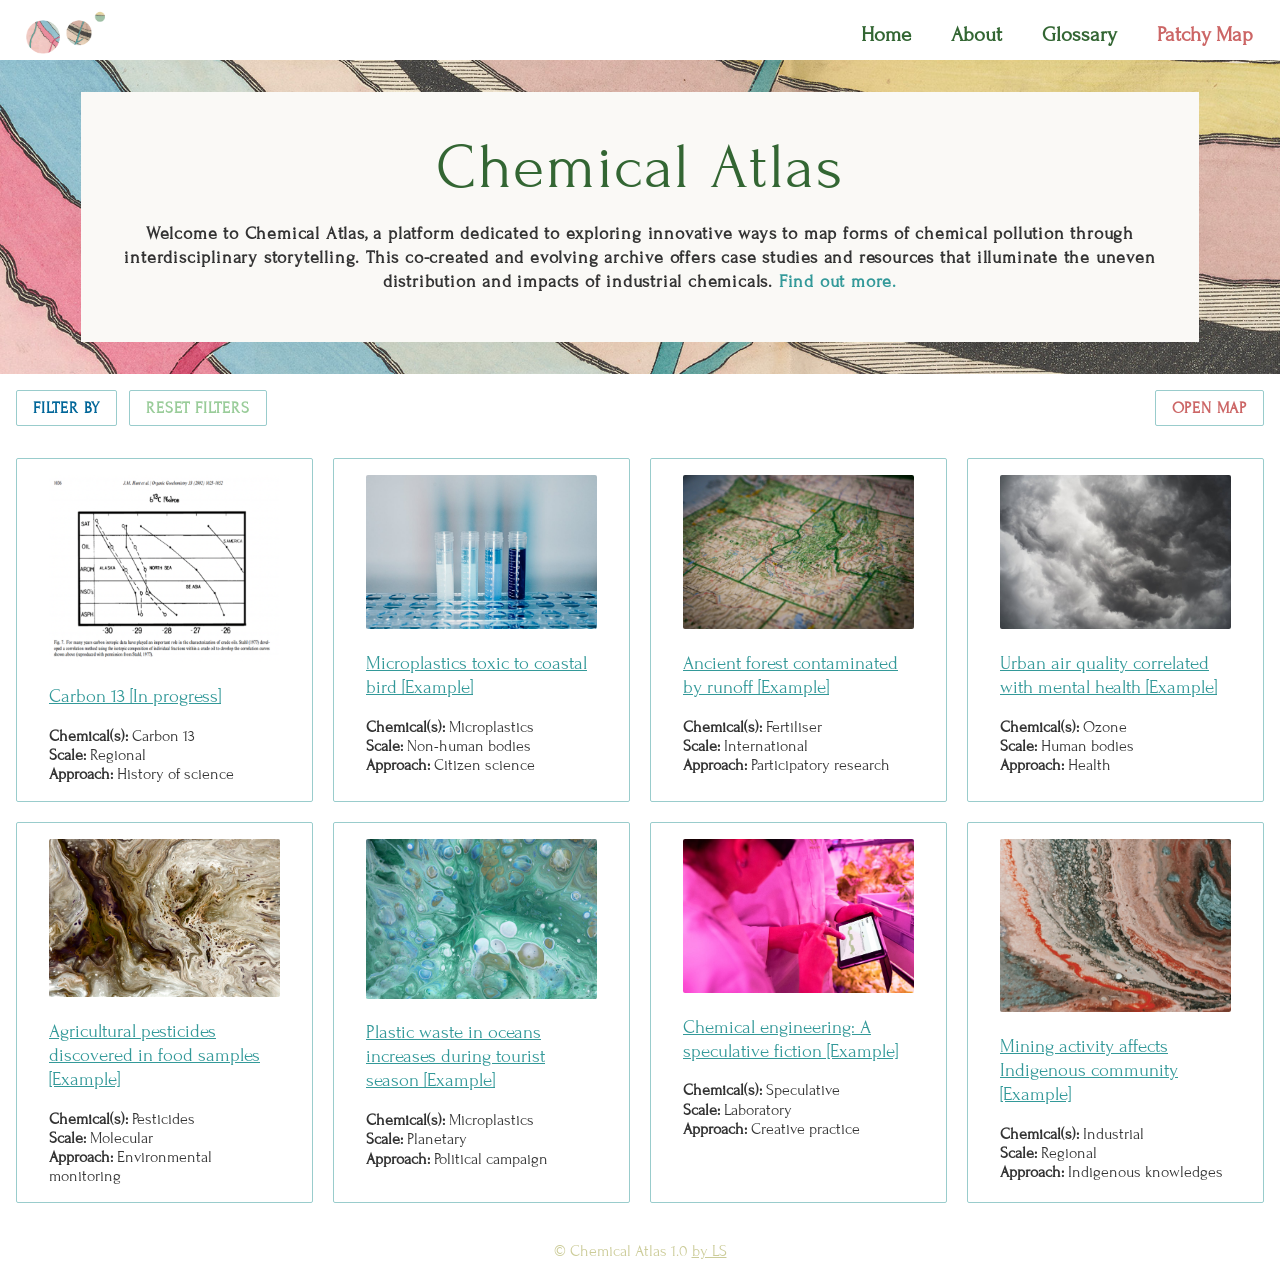
<file: index.html>
<!DOCTYPE html>
<html lang="en">

<head>
    <meta charset="UTF-8" />
    <meta name="viewport" content="width=device-width, initial-scale=1" />
    <title>Chemical Atlas</title>
    <link rel="icon" type="image/x-icon" href="./imgs/favicon.ico">
    <link rel="stylesheet" href="css/style.css" />
</head>

<body>
    <header>
        <nav class="navbar">
                <a href="index.html"><img class="brand" src="imgs/site-logo.png"/></a>
                <div class="navbar-toggle" onclick="toggleMenu()">☰</div>
                <div class="menu" id="navMenu">
                    <a href="index.html">Home</a>
                    <a href="about.html">About</a>
                    <a href="glossary.html">Glossary</a>
                    <a href="map.html"><span class="map-link">Patchy Map</span></a>
                </div>
        </nav>
    </header>

    <main>

        <section class="hero">
            <div class="card" style="">
                <div id="site-intro">
                    <h1 class="fade-in">Chemical Atlas</h1>
                    <p class="fade-in">Welcome to Chemical Atlas, a platform dedicated to exploring innovative ways to map forms of chemical pollution through interdisciplinary storytelling. This co-created and evolving archive offers case studies and resources that illuminate the uneven distribution and impacts of industrial chemicals. <a href="./about.html">Find&nbsp;out&nbsp;more.</a></p>
                </div>
            </div>
        </section>

        <div id="filter-buttons">
            <div>
                <button class="btn" id="toggleFiltersBtn" aria-expanded="false" aria-controls="filters">FILTER BY</button>
                <button class="btn" id="reset-btn"><a href="./">RESET FILTERS</a></button>
            </div>
            <button class="btn" id="open-map-btn"><a href="map.html">OPEN MAP</a></button>

        </div>

        <div id="filters" class="slide-down">
            <fieldset>
                <legend>Chemical</legend>
                <div id="chemicalFilters"></div>
            </fieldset>
            <fieldset>
                <legend>Scale</legend>
                <div id="scaleFilters"></div>
            </fieldset>
            <fieldset>
                <legend>Approach</legend>
                <div id="approachFilters"></div>
            </fieldset>
            <fieldset>
<!--                <legend>Glossary Term</legend>-->
                <div id="glossaryFilters"></div>
            </fieldset>
        </div>
        <div id="cards" class="slide-down"></div>

    </main>

    <footer>
        <p>© Chemical Atlas 1.0 <a href="https://lucyrose93.github.io/aerography/about.html" target="_blank" style="text-decoration: underline;">by LS</a></p>
    </footer>

    <script src="./js/common.js" defer></script>
    <script src="./js/index.js" defer></script>
</body>

</html>
</file>
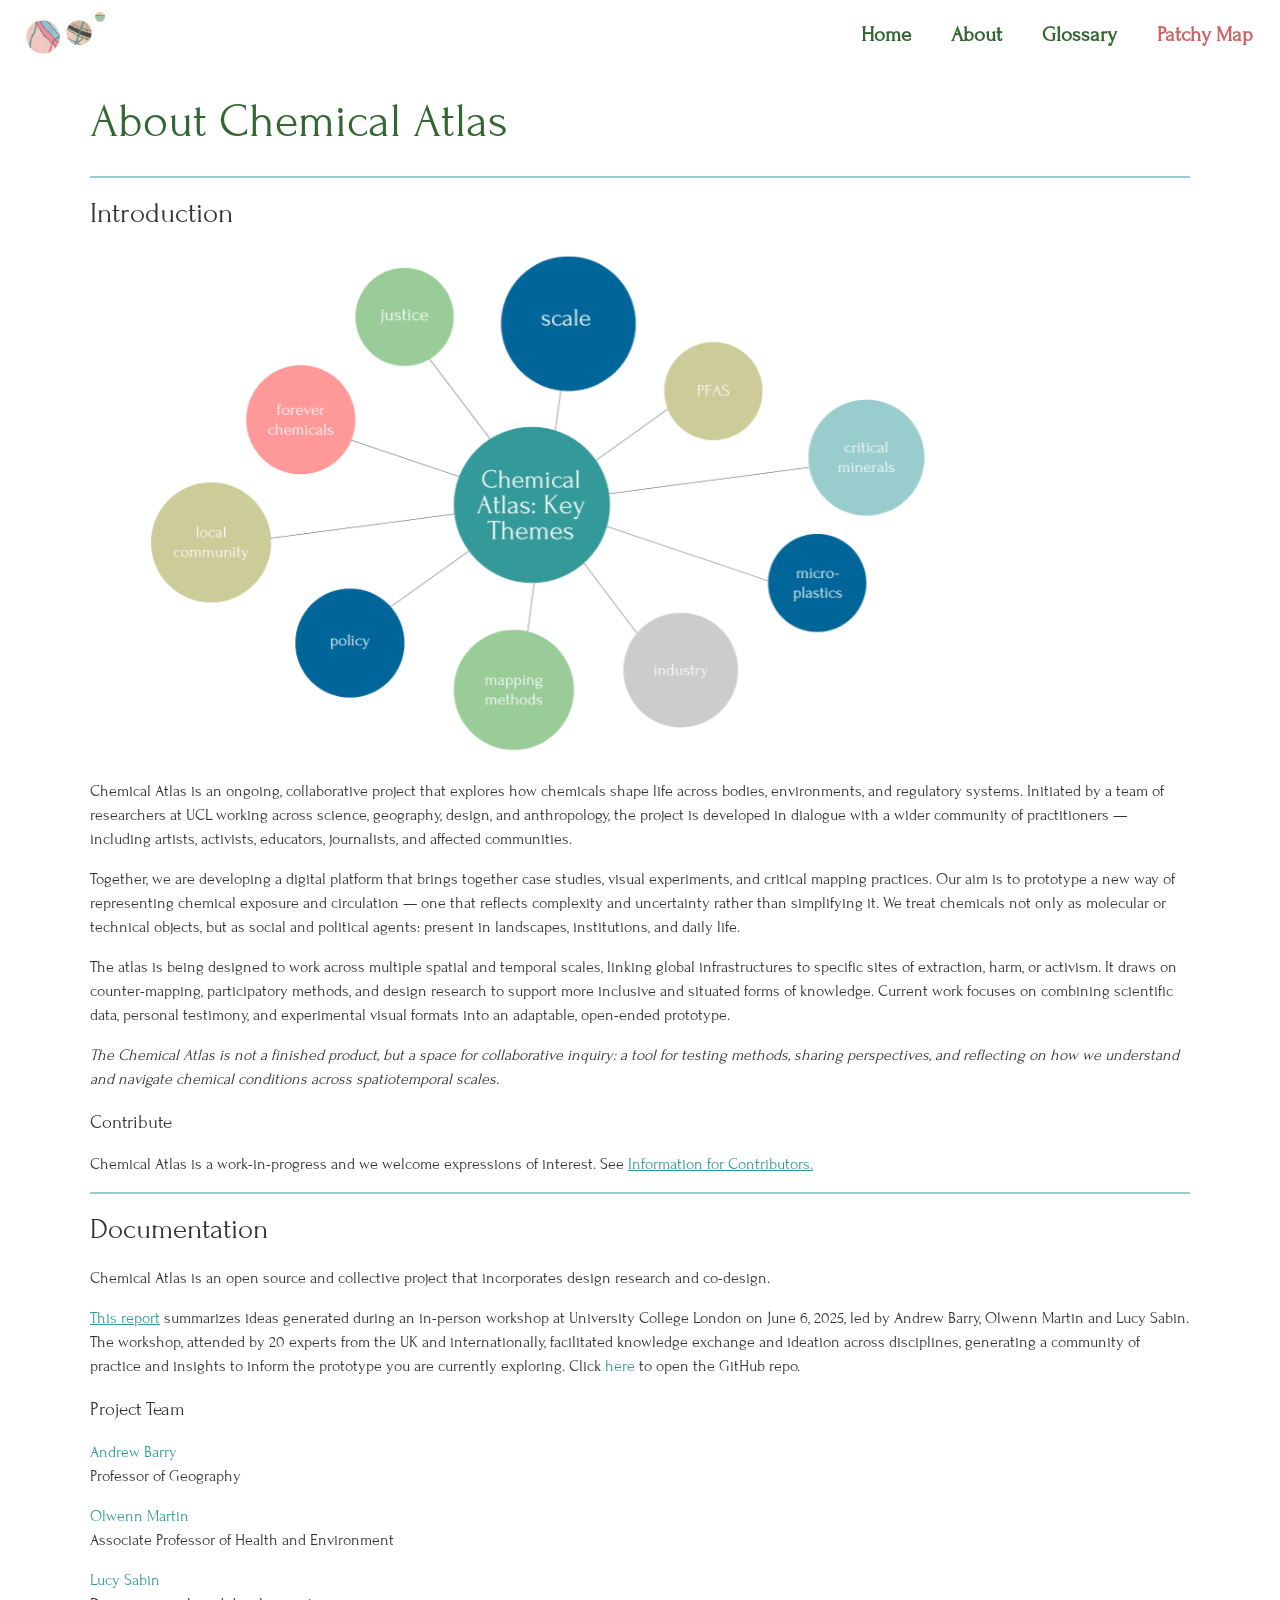
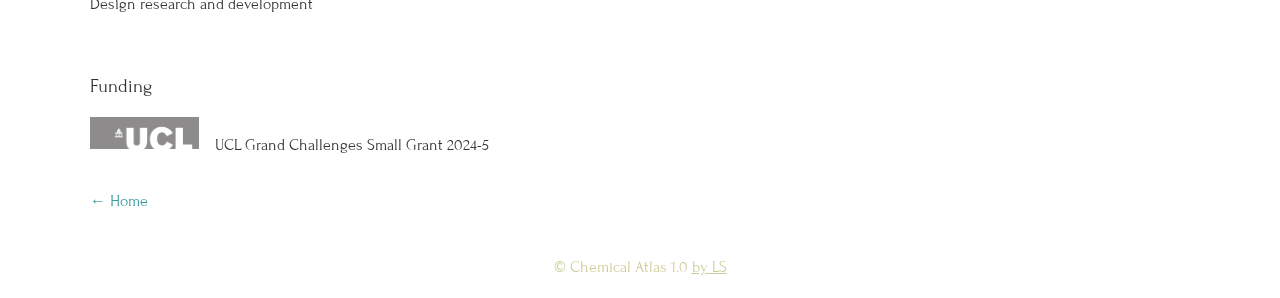
<file: about.html>
<!DOCTYPE html>
<html lang="en">

<head>
    <meta charset="UTF-8" />
    <meta name="viewport" content="width=device-width, initial-scale=1" />
    <title>About - Chemical Atlas</title>
    <link rel="icon" type="image/x-icon" href="./imgs/favicon.ico">
    <link rel="stylesheet" href="css/style.css" />
</head>

<body>
    <header>
        <nav class="navbar">
            <a href="index.html"><img class="brand" src="imgs/site-logo.png" /></a>
            <div class="navbar-toggle" onclick="toggleMenu()">☰</div>
            <div class="menu" id="navMenu">
                <a href="index.html">Home</a>
                <a href="about.html">About</a>
                <a href="glossary.html">Glossary</a>
                <a href="map.html"><span class="map-link">Patchy Map</span></a>
            </div>
        </nav>
    </header>

    <main id="about-main">
        <div id="about-inner">
            <h1>About Chemical Atlas</h1>
            <hr>
            <h2>Introduction</h2>
                <img class="fade-in" id="concept-map" src="./imgs/concept-map-transparent.png" alt="chemical atlas concept mindmap">

            <p>Chemical Atlas is an ongoing, collaborative project that explores how chemicals shape life across bodies, environments, and regulatory systems. Initiated by a team of researchers at UCL working across science, geography, design, and anthropology, the project is developed in dialogue with a wider community of practitioners — including artists, activists, educators, journalists, and affected communities.</p>

            <p>
                Together, we are developing a digital platform that brings together case studies, visual experiments, and critical mapping practices. Our aim is to prototype a new way of representing chemical exposure and circulation — one that reflects complexity and uncertainty rather than simplifying it. We treat chemicals not only as molecular or technical objects, but as social and political agents: present in landscapes, institutions, and daily life.</p>
            <p>
                The atlas is being designed to work across multiple spatial and temporal scales, linking global infrastructures to specific sites of extraction, harm, or activism. It draws on counter-mapping, participatory methods, and design research to support more inclusive and situated forms of knowledge. Current work focuses on combining scientific data, personal testimony, and experimental visual formats into an adaptable, open-ended prototype.</p>
            <p>
                <i>The Chemical Atlas is not a finished product, but a space for collaborative inquiry: a tool for testing methods, sharing perspectives, and reflecting on how we understand and navigate chemical conditions across spatiotemporal scales.</i>
            </p>

            <div class="text-block">
                <h3>Contribute</h3>
                <p>Chemical Atlas is a work-in-progress and we welcome expressions of interest. See <a href="pdf/contribute.pdf" target="_blank" style="text-decoration: underline;">Information for Contributors.</a></p>
            </div>
            <hr>

            <section id="additional-info">
                <div class="text-block">
                    <h2>Documentation</h2>

                    <p>Chemical Atlas is an open source and collective project that incorporates design research and co-design.</p>
                    <p><a href="./pdf/workshop-report-june-6.pdf" target="_blank" style="text-decoration: underline">This report</a> summarizes ideas generated during an in-person workshop at University College London on June 6, 2025, led by Andrew Barry, Olwenn Martin and Lucy Sabin. The workshop, attended by 20 experts from the UK and internationally, facilitated knowledge exchange and ideation across disciplines, generating a community of practice and insights to inform the prototype you are currently exploring. Click <a href="https://github.com/lucyrose93/chemicalatlas/tree/main" target="_blank">here</a> to open the GitHub repo.</p>

                </div>

            </section>

            <section id="additional-info">
                <div class="text-block">
                    <h3>Project Team</h3>
                    <p><a href="https://www.ucl.ac.uk/anthropocene/people/professor-andrew-barry" target="_blank">Andrew Barry</a><br>Professor of Geography</p>
                    <p><a href="https://profiles.ucl.ac.uk/87410-olwenn-martin" target="_blank">Olwenn Martin</a><br>Associate Professor of Health and Environment</p>
                    <p><a href="https://lucyrose93.github.io/aerography/about.html" target="_blank">Lucy Sabin</a><br>Design research and development</p><br>
                </div>

            </section>

            <section id="additional-info">
                <div class="text-block">
                    <h3>Funding</h3>
                    <div id="funding-container">
                        <img style="max-height: 2rem; opacity: 0.5;" src="imgs/ucl-logo.png" />
                        <p>UCL Grand Challenges Small Grant 2024-5</p>
                    </div>
                </div>
            </section>

            <p><a href="index.html">← Home</a></p>


        </div>

    </main>



    <footer>
        <p>© Chemical Atlas 1.0 <a href="https://lucyrose93.github.io/aerography/about.html" target="_blank" style="text-decoration: underline;">by LS</a></p>
    </footer>

    <script src="./js/common.js" defer></script>
    <script src="./js/footerToggle.js" defer></script>

</body>

</html>
</file>
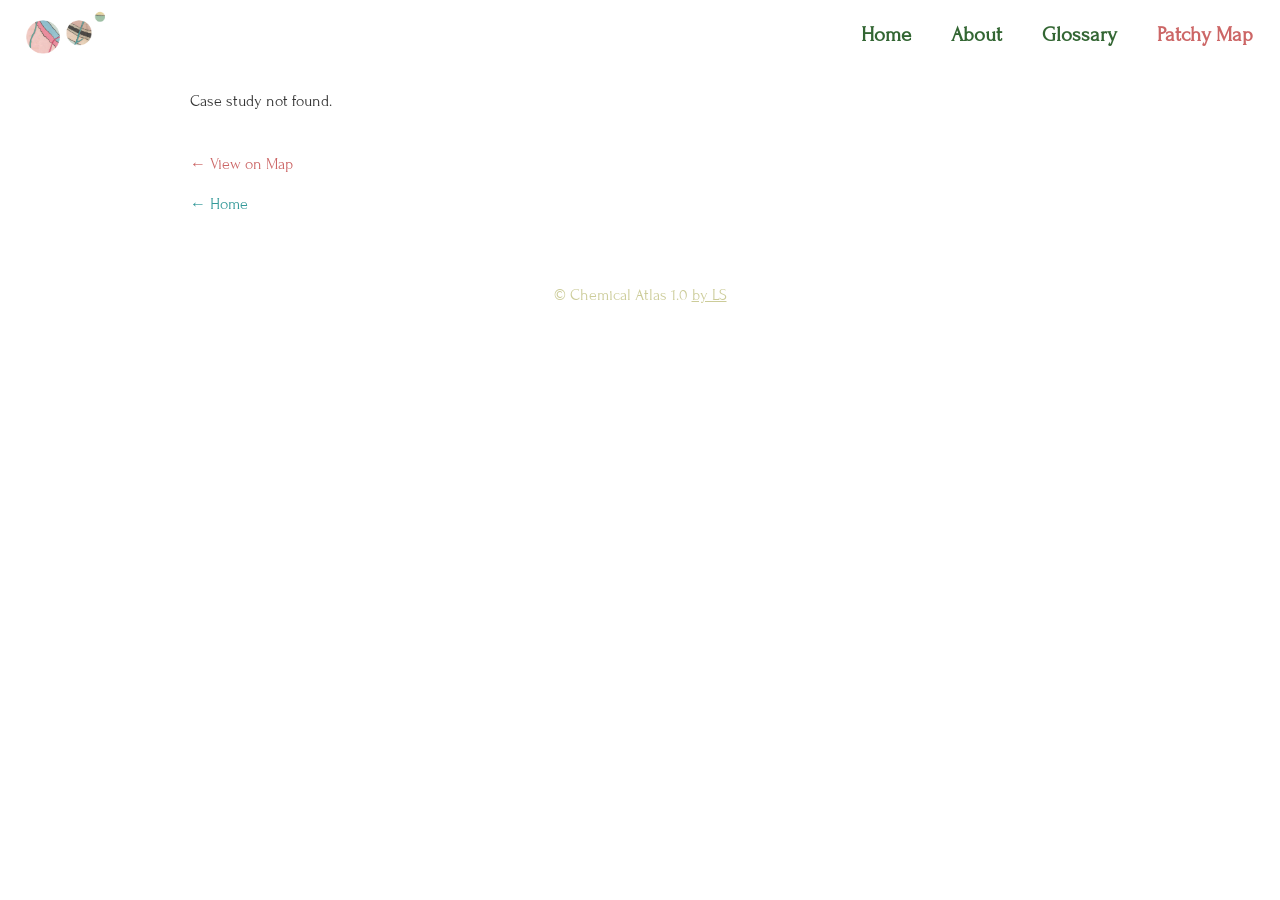
<file: case-study.html>
<!DOCTYPE html>
<html lang="en">

<head>
    <meta charset="UTF-8" />
    <meta name="viewport" content="width=device-width, initial-scale=1" />
    <title>Case Study</title>
    <link rel="icon" type="image/x-icon" href="./imgs/favicon.ico">
    <link rel="stylesheet" href="css/style.css" />
    <link rel="stylesheet" href="css/case-study.css" />
</head>

<body>

    <header>
        <nav class="navbar">
            <a href="index.html"><img class="brand" src="imgs/site-logo.png"/></a>
            <div class="navbar-toggle" onclick="toggleMenu()">☰</div>
            <div class="menu" id="navMenu">
                <a href="index.html">Home</a>
                <a href="about.html">About</a>
                <a href="glossary.html">Glossary</a>
                <a href="map.html"><span class="map-link">Patchy Map</span></a>
            </div>
        </nav>
    </header>

    <main>
        <section id="caseStudyMain">
            <!-- Content will be loaded here -->
        </section>

        <p id="viewMapBtn">← View on Map</p>
        <p id="homeBtn"><a href="index.html">← Home</a></p>

    </main>
    
    <footer>
        <p>© Chemical Atlas 1.0 <a href="https://lucyrose93.github.io/aerography/about.html" target="_blank" style="text-decoration: underline;">by LS</a></p>
    </footer>

    <script src="js/common.js" defer></script>

    <script src="./js/case-study-renderer.js" defer></script>
    <script src="./js/case-study.js" defer></script> <!-- for case study page -->



</body></html>
</file>
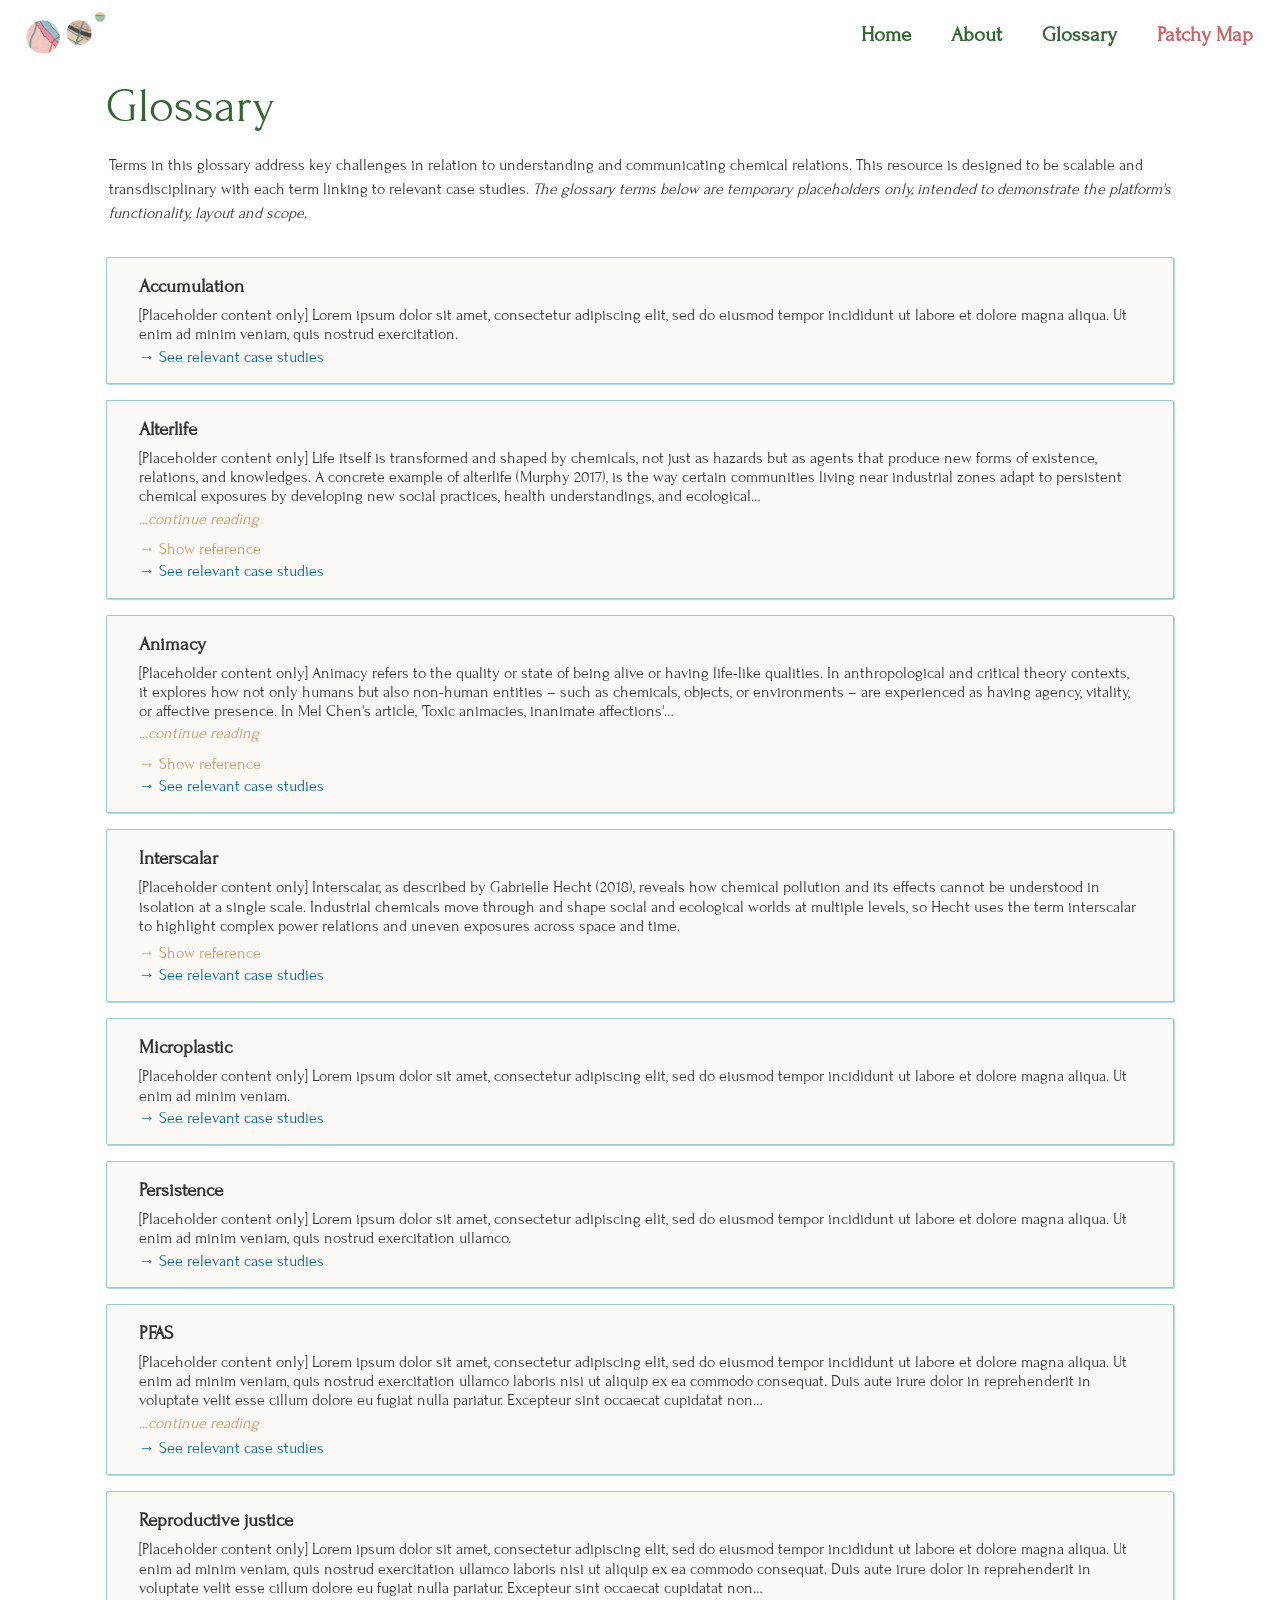
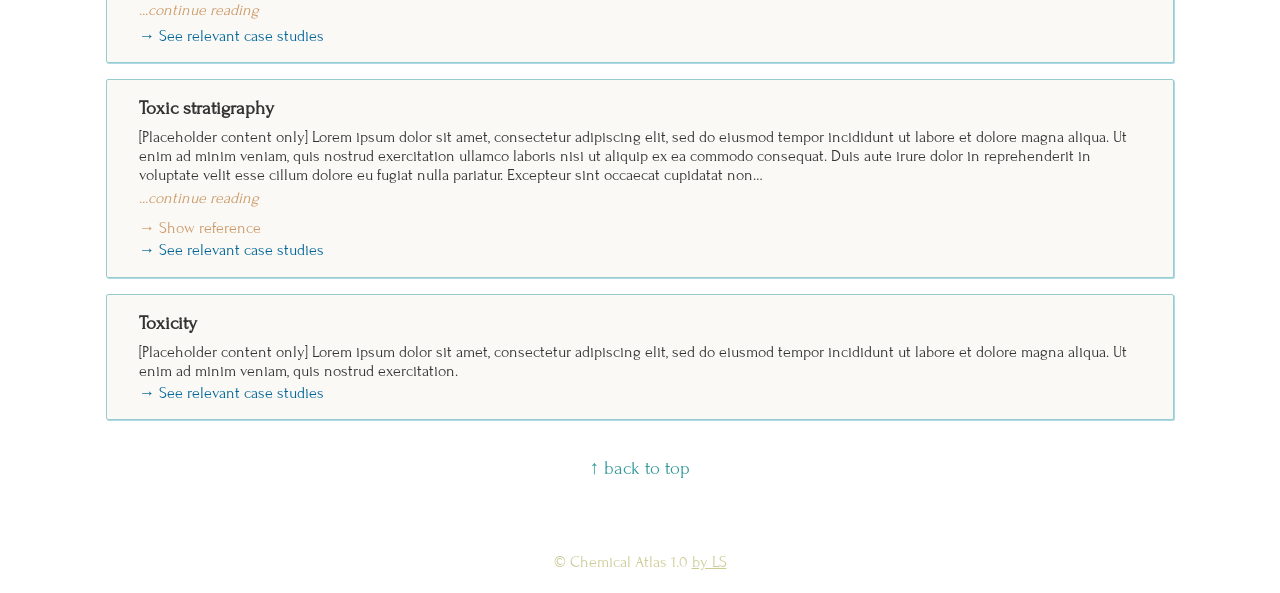
<file: glossary.html>
<!DOCTYPE html>
<html lang="en">

<head>
    <meta charset="UTF-8" />
    <meta name="viewport" content="width=device-width, initial-scale=1" />
    <title>Chemical Atlas</title>
    <link rel="icon" type="image/x-icon" href="./imgs/favicon.ico">
    <link rel="stylesheet" href="css/style.css" />
</head>

<body>
    <header>
        <nav class="navbar">
            <a href="index.html"><img class="brand" src="imgs/site-logo.png"/></a>
            <div class="navbar-toggle" onclick="toggleMenu()">☰</div>
            <div class="menu" id="navMenu">
                <a href="index.html">Home</a>
                <a href="about.html">About</a>
                <a href="glossary.html">Glossary</a>
                <a href="map.html"><span class="map-link">Patchy Map</span></a>
            </div>
        </nav>
    </header>

    <main>

        <section id="glossary">
            <h1>Glossary</h1>
            <p id="glossary-intro">Terms in this glossary address key challenges in relation to understanding and communicating chemical relations. This resource is designed to be scalable and transdisciplinary with each term linking to relevant case studies. <i>The glossary terms below are temporary placeholders only, intended to demonstrate the platform's functionality, layout and scope</i>.</p>
            <div class="card-grid">
<!--                dynamically populated by glossary. js-->
            </div>
            

            <p style="text-align: center; font-size:1.2rem"><a href="./glossary.html">↑ back to top</a></p>
        </section>
        

    </main>

    <footer>
        <p>© Chemical Atlas 1.0 <a href="https://lucyrose93.github.io/aerography/about.html" target="_blank" style="text-decoration: underline;">by LS</a></p>
    </footer>

    <script src="js/common.js" defer></script>
    <script src="js/index.js" defer></script>
    <script src="js/glossary.js" defer></script>
</body></html>
</file>
<file: css/style.css>
@import url('https://fonts.googleapis.com/css2?family=Forum&display=swap');

html,
body {
    height: 100%;
    margin: 0;
    max-width: 100%;
}

body {
    font-family: "Forum", serif;
    font-weight: 400;
    font-style: normal;
    color: #333333;
    margin: 0 auto;
    min-height: 100vh;
    margin-bottom: 3.5rem;
    line-height: 1.5rem;
    padding: 0;
}

.brand {
    height: 2.8rem;
}

main {
    max-width: 1950px;
    margin: 0 auto;
}

.navbar {
    max-width: 1920px;
    margin: 0 auto;
}

a,
#viewMapBtn {
    text-decoration: none;
    color: #339999;
}

#viewMapBtn {
    margin-top: 2.5rem;
    color: #cc6666;
}

a:hover {
    cursor: crosshair;
    color: #ff9999;
}

.map-link {
    color: #cc6666;
    margin-right: 1rem;
}

#map-link-active {
    color: #ffcccc;
}

#viewMapBtn:hover {
    cursor: zoom-in;
}

h1 {
    font-size: 3rem;
    font-weight: 500;
    line-height: 2.8rem;
    color: #336633;
}

.hero h1 {
    font-size: 4rem;
    margin-bottom: 2rem;
    letter-spacing: 0.1rem
}

#site-intro {
    max-width: 1080px;
    text-align: center;
    margin: 0 auto;
    padding: 0rem 1.2rem 3rem 1.2rem;
    font-weight: 900;
    background-color: #FAF9F6;
}

#site-intro p {
    letter-spacing: 0.05rem;
    font-size: 1.1rem;
}

h2 {
    font-size: 1.8rem;
}

h2,
h3,
h4,
h5,
h6 {
    font-weight: 400;
}

.navbar {
    background: #fff;
    padding: 0.6rem 0.7rem 0rem 0.6rem;
    display: flex;
    flex-wrap: wrap;
    justify-content: space-between;
    align-items: center;
    font-size: 1.3rem;
    font-weight: 900;
}

.navbar .menu {
    display: flex;
    gap: 1.5rem;
}

.navbar a {
    text-decoration: none;
    padding-left: 1rem;
    color: #336633;
}

.navbar a:hover {
    opacity: 0.6;
}

.navbar-toggle {
    display: none;
    cursor: pointer;
    font-size: 1.5rem;
    color: #339999;
}

.hero .card p {
    line-height: 1.5rem;
    letter-spacing: 0.015rem;
}

.hero {
    background-image: url("../imgs/geology-main.jpg");
    min-height: 100%;
    /* Create the parallax scrolling effect */
    background-attachment: fixed;
    background-position: center;
    background-repeat: no-repeat;
    background-size: cover;
    padding: 1rem;
}

.hero .card {
    border: 0;
}

iframe {
    width: 1100px;
    height: 100vh;
}

footer {
    color: #cccc99;
    padding: 0.2rem 1rem;
    text-align: center;
}

footer a {
    color: #cccc99;
}

#glossary {
    padding: 1.5rem 0 2rem 0;
    max-width: 1100px;
    margin: 0 auto;
}

#glossary h1 {
    text-align: left;
    margin: 0rem 1rem 1.5rem 1rem;
}

#glossary .card-grid {
    display: grid;
    grid-template-columns: 1fr;
    /* One column per row */

    /* Center horizontally */
}

#glossary .card {
    flex-direction: column;
    width: 100%;
    /* Ensure card fills the grid column */
    box-sizing: border-box;
    background-color: #FAF9F6;
    box-shadow: 1px 1px 0.5px lightblue;
}

#glossary strong {
    font-size: 1.05rem;
    font-weight: 300;
    padding-bottom: 0.5rem;
}

#glossary-intro {
    margin-left: 1.2rem;
    padding-right: 0.8rem;
}

/* about styles below */

#about-main {
    display: flex;
    flex-wrap: wrap;
    gap: 2rem;
    padding: 0.4rem;
    align-items: flex-start;
}

#about-inner {
    max-width: 1100px;
    margin: 0 auto;
}

#concept-map {
    width: 900px;
    max-width: 100%;
}

.card-grid {
    display: grid;
    grid-template-columns: repeat(auto-fit, minmax(50%, 1fr));
    padding: 1rem;
    gap: 1rem;
}

.card .tags {
    font-size: 0.9rem;
    color: #555;
}

#cards {
    display: grid;
    grid-template-columns: repeat(auto-fill, minmax(20%, 1fr));
    gap: 1.25rem;
    padding: 1rem 1rem;
}

.card {
    border: 0.5px solid #99cccc;
    border-radius: 2px;
    padding: 1rem 2rem;
    display: flex;
    flex-direction: column;
}

.card p {
    margin: 0;
    line-height: 1.2rem;
}

#filters {
    padding: 1rem 0.5rem;
    border: 0.5px solid #99cccc;
    margin: 1rem;
    border-radius: 2px;
}

#filters fieldset {
    border: none;
    line-height: 1.5rem;
    margin-top: 0;
    display: inline-block;
    vertical-align: top;
    padding: 1rem;
}

fieldset legend {
    font-weight: bold;
}

#filter-buttons {
    margin: 1rem 1rem;
    display: flex;
    flex-direction: row;
    justify-content: space-between;
}

#funding-container {
    display: flex;
    flex-direction: row;
    gap: 1rem;
}

#caseStudyMain p {
    padding: 0;
    margin: 0;
    line-height: 1.2rem;
}

#caseContent p {
    margin: 0;
    line-height: 1.2rem;
}

.close-btn {
    position: absolute;
    right: 1rem;
    margin-top: 1.5rem;
}

#toggleFiltersBtn,
#reset-btn,
#open-map-btn {
    border: 0.5px solid #99cccc;
    border-radius: 2px;
    padding: 0.5rem 1rem;
    font-size: 1rem;
    background: white;
    font-family: "Forum", serif;
    letter-spacing: 0.05rem;
    font-weight: 900;
}

#reset-btn a {
    color: #99cc99;
}

#toggleFiltersBtn {
    color: #006699;
}

#toggleFiltersBtn,
#reset-btn {
    margin-right: 0.5rem;
}

#open-map-btn a {
    color: #cc6666;
}

#open-map-btn:hover,
#toggleFiltersBtn:hover,
#reset-btn:hover {
    background-color: #ffcccc80;
}

@media (max-width: 1180px) {
    .card-grid {
        grid-template-columns: repeat(auto-fit, minmax(50%, 1fr));
    }

    #cards {
        grid-template-columns: repeat(auto-fill, minmax(40%, 1fr));
    }
}

@media (max-width: 768px) {
    .navbar .menu {
        flex-direction: column;
        width: 100%;
        display: none;
    }

    .navbar {
        padding: 1rem 1rem 0rem 0.5rem;
    }

    .navbar .menu.active {
        display: flex;
        margin-top: 3rem;
        margin-bottom: 1rem;
    }

    .navbar-toggle {
        display: block;
    }

    h1 {
        font-size: 2.3rem;
        margin-top: 0rem;
        padding: 0;
    }

    .hero {
        background-image: url("../imgs/geology-mobile.jpg");
        background-attachment: inherit; 
        background-position: inherit;
    }

    .hero h1 {
        font-size: 3rem;
        margin-bottom: 1.8rem;
        margin-top: 2.5rem;
    }

    h2 {
        font-size: 1.7rem;
    }

    footer {
        font-size: 0.8rem;
        text-align: left;
    }

    .card {
        padding: 0.6rem;
    }

    .close-btn {
        margin-top: 0.2rem;
    }

    .card-grid {
        grid-template-columns: repeat(auto-fit, minmax(100%, 1fr));
    }

    #cards {
        grid-template-columns: repeat(auto-fill, minmax(100%, 1fr));
    }

    #toggleFiltersBtn,
    #reset-btn,
    #open-map-btn {
        padding: 0.3rem 0.4rem;
        font-size: 1rem;
        letter-spacing: 0.02rem;
    }

    #filter-buttons {
        margin-bottom: 0;
    }
    
    #filters fieldset {
        width: 60%;
    }

    #about-inner {
        padding: 1rem;
    }
}

/*styles terms in glossary */
#glossary .card > :first-child::first-line {
    font-weight: 900;
    font-size: 1.2rem;
}

hr {
    border: solid 0.2px #99cccc;
}

/*fade in elements */

.fade-in,
#map {
    opacity: 0;
    transform: scale(0.95);
    animation: fadeInZoom ease 2s;
    animation-fill-mode: forwards;
}

@keyframes fadeInZoom {
    0% {
        opacity: 0;
        transform: scale(0.95);
    }

    100% {
        opacity: 1;
        transform: scale(1);
    }
}

.slide-down, .card-grid {
    opacity: 0.6;
    transform: translateY(-30px);
    animation: slideDownFade 0.8s ease-out forwards;
}

@keyframes slideDownFade {
    to {
        opacity: 1;
        transform: translateY(0);
    }
}
</file>
<file: css/case-study.css>
main {
            padding: 2rem;
            max-width: 900px;
            margin: 0 auto;
        }
</file>
